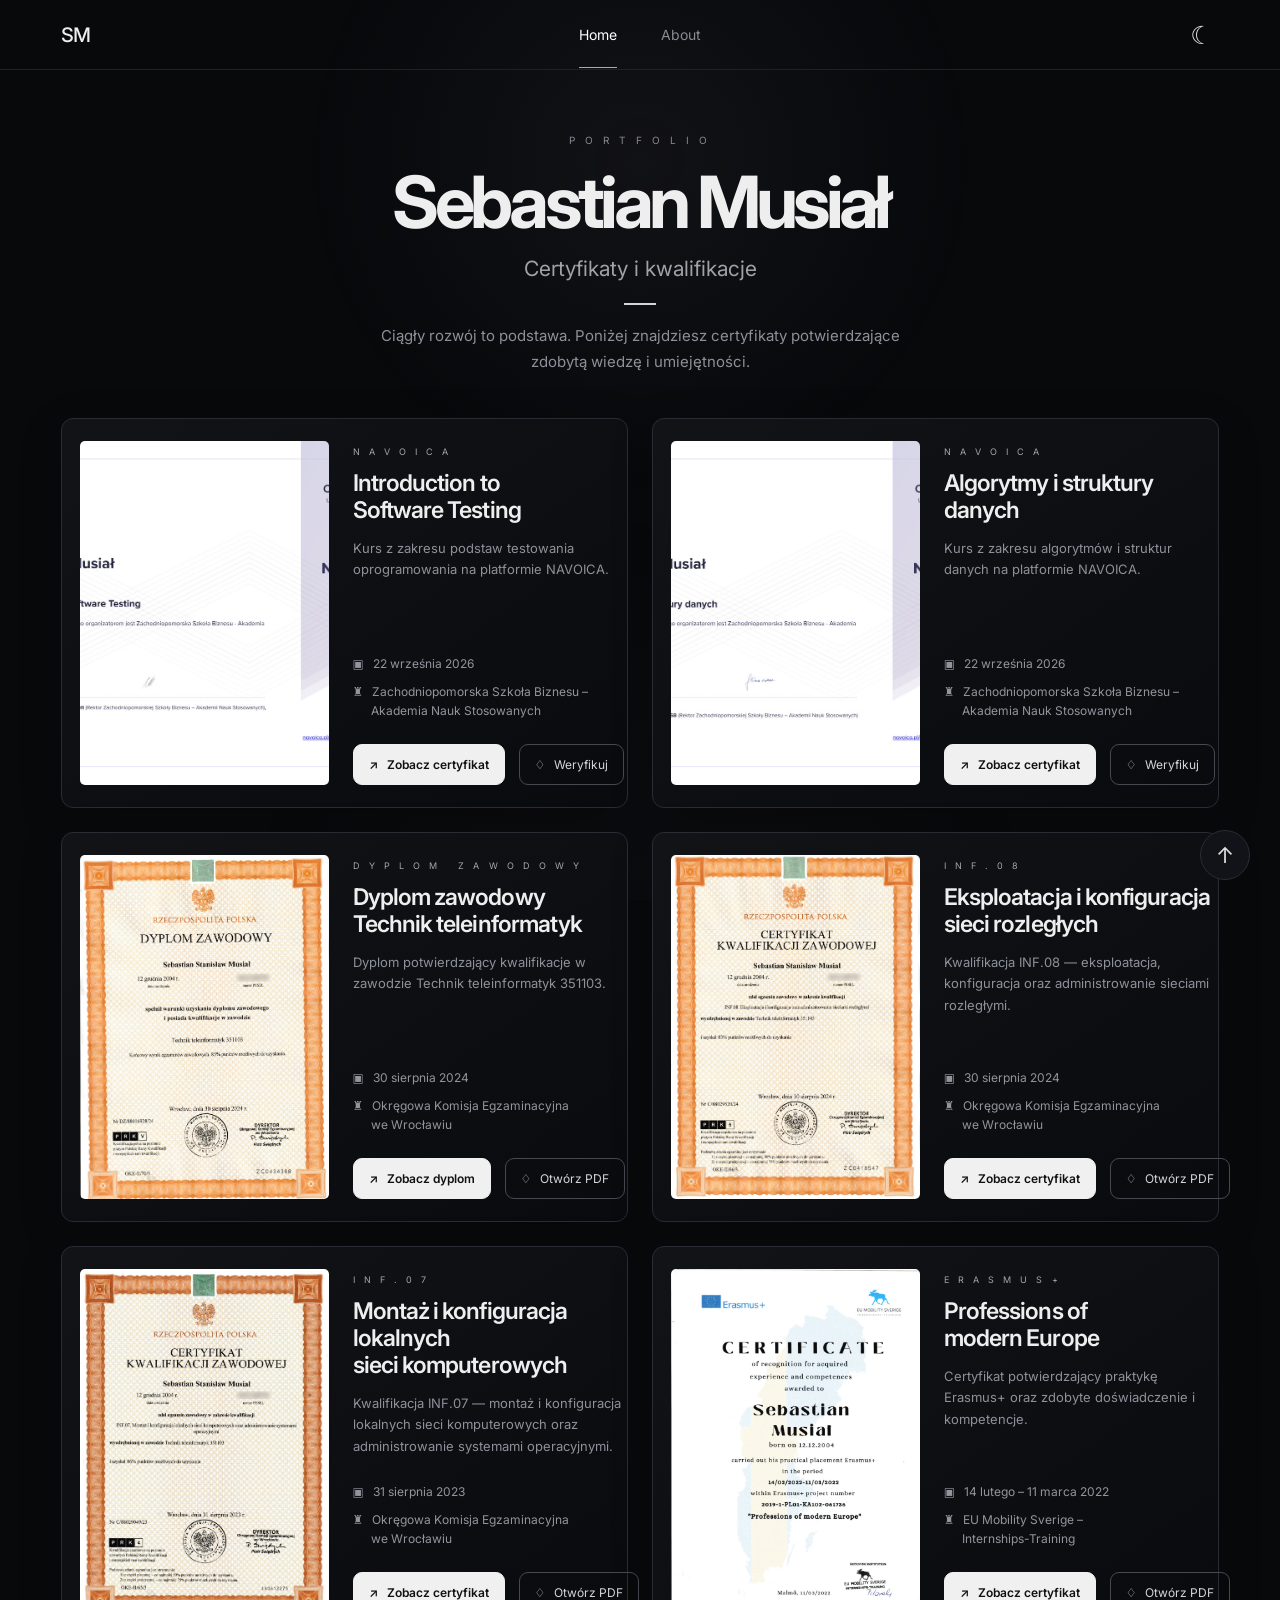
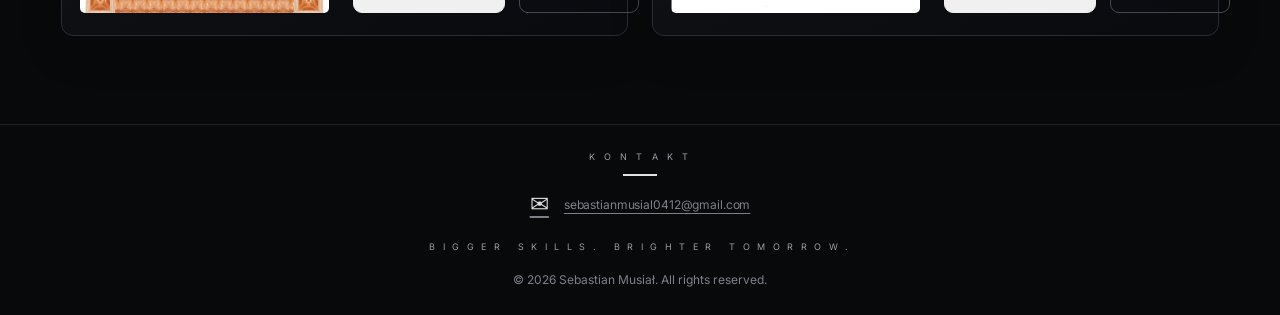
<file: index.html>
<!doctype html>
<html lang="pl">
<head>
<meta charset="utf-8">
<meta name="viewport" content="width=device-width, initial-scale=1">
<meta name="description" content="Sebastian Musiał — certyfikaty i kwalifikacje">
<title>Sebastian Musiał — Certificates</title>
<link rel="preconnect" href="https://fonts.googleapis.com">
<link rel="preconnect" href="https://fonts.gstatic.com" crossorigin>
<link href="https://fonts.googleapis.com/css2?family=Inter:wght@400;500;600;700&display=swap" rel="stylesheet">
<link rel="stylesheet" href="style.css">

<style>
.contact-mail-wrap{position:relative;display:inline-block}
.contact-email{font:inherit;color:inherit;background:none;border:0;padding:0;cursor:pointer;text-decoration:underline;text-underline-offset:4px}
.contact-email:hover{opacity:.8}
.mail-menu{position:absolute;left:50%;bottom:calc(100% + 14px);transform:translateX(-50%);min-width:250px;padding:8px;background:rgba(18,18,20,.98);border:1px solid rgba(255,255,255,.14);border-radius:14px;box-shadow:0 18px 45px rgba(0,0,0,.45);z-index:50}
.mail-menu[hidden]{display:none}
.mail-menu a{display:block;padding:11px 14px;color:#fff;text-decoration:none;border-radius:9px;font-size:14px;white-space:nowrap}
.mail-menu a:hover{background:rgba(255,255,255,.08)}
@media(max-width:600px){.mail-menu{left:0;transform:none;min-width:230px}}
</style>

</head>
<body>
<div class="bg-glow"></div>

<header class="nav">
  <a class="logo" href="#">SM</a>
  <nav>
    <a class="active" href="index.html">Home</a>
    <a href="about.html">About</a>
  </nav>
  <button class="theme" aria-label="Przełącz motyw">☾</button>
</header>

<main>
<section class="hero home-hero">
  <div class="eyebrow">P O R T F O L I O</div>
  <h1>Sebastian Musiał</h1>
  <h2>Certyfikaty i kwalifikacje</h2>
  <div class="hero-line"></div>
  <p>Ciągły rozwój to podstawa. Poniżej znajdziesz certyfikaty potwierdzające<br class="desktop"> zdobytą wiedzę i umiejętności.</p>
</section>

<section id="certificates" class="cert-section home-certificates">
  <div class="cards">

    <article class="card">
      <div class="preview">
        <img src="previews/introduction-to-software-testing.jpg" alt="Certyfikat Introduction to Software Testing">
      </div>
      <div class="details">
        <div class="issuer">N A V O I C A</div>
        <h3>Introduction to<br>Software Testing</h3>
        <p>Kurs z zakresu podstaw testowania oprogramowania na platformie NAVOICA.</p>
        <div class="meta">
          <span>▣ &nbsp; 22 września 2026</span>
          <span>♜ &nbsp; Zachodniopomorska Szkoła Biznesu –<br> &nbsp;&nbsp;&nbsp;&nbsp;&nbsp;&nbsp;Akademia Nauk Stosowanych</span>
        </div>
        <div class="actions">
          <a class="primary" href="certificates/introduction-to-software-testing.pdf" target="_blank">↗ &nbsp; Zobacz certyfikat</a>
          <a href="https://navoica.pl/certificates/a6f6590c63164723a1fd0206b88c5b09" target="_blank">♢ &nbsp; Weryfikuj</a>
        </div>
      </div>
    </article>

    <article class="card">
      <div class="preview">
        <img src="previews/algorytmy-i-struktury-danych.jpg" alt="Certyfikat Algorytmy i struktury danych">
      </div>
      <div class="details">
        <div class="issuer">N A V O I C A</div>
        <h3>Algorytmy i struktury<br>danych</h3>
        <p>Kurs z zakresu algorytmów i struktur danych na platformie NAVOICA.</p>
        <div class="meta">
          <span>▣ &nbsp; 22 września 2026</span>
          <span>♜ &nbsp; Zachodniopomorska Szkoła Biznesu –<br> &nbsp;&nbsp;&nbsp;&nbsp;&nbsp;&nbsp;Akademia Nauk Stosowanych</span>
        </div>
        <div class="actions">
          <a class="primary" href="certificates/algorytmy-i-struktury-danych.pdf" target="_blank">↗ &nbsp; Zobacz certyfikat</a>
          <a href="https://navoica.pl/certificates/4f8bbf8fd6d340daa4d22e4932fc65d2" target="_blank">♢ &nbsp; Weryfikuj</a>
        </div>
      </div>
    </article>

    <article class="card">
      <div class="preview">
        <img src="previews/dyplom-zawodowy.jpg" alt="Dyplom zawodowy Technik teleinformatyk">
      </div>
      <div class="details">
        <div class="issuer">D Y P L O M &nbsp; Z A W O D O W Y</div>
        <h3>Dyplom zawodowy<br>Technik teleinformatyk</h3>
        <p>Dyplom potwierdzający kwalifikacje w zawodzie Technik teleinformatyk 351103.</p>
        <div class="meta">
          <span>▣ &nbsp; 30 sierpnia 2024</span>
          <span>♜ &nbsp; Okręgowa Komisja Egzaminacyjna<br> &nbsp;&nbsp;&nbsp;&nbsp;&nbsp;&nbsp;we Wrocławiu</span>
        </div>
        <div class="actions">
          <a class="primary" href="certificates/dyplom-zawodowy.pdf" target="_blank">↗ &nbsp; Zobacz dyplom</a>
          <a href="certificates/dyplom-zawodowy.pdf" target="_blank">♢ &nbsp; Otwórz PDF</a>
        </div>
      </div>
    </article>

    <article class="card">
      <div class="preview">
        <img src="previews/inf08.jpg" alt="Certyfikat kwalifikacji zawodowej INF.08">
      </div>
      <div class="details">
        <div class="issuer">I N F . 0 8</div>
        <h3>Eksploatacja i konfiguracja<br>sieci rozległych</h3>
        <p>Kwalifikacja INF.08 — eksploatacja, konfiguracja oraz administrowanie sieciami rozległymi.</p>
        <div class="meta">
          <span>▣ &nbsp; 30 sierpnia 2024</span>
          <span>♜ &nbsp; Okręgowa Komisja Egzaminacyjna<br> &nbsp;&nbsp;&nbsp;&nbsp;&nbsp;&nbsp;we Wrocławiu</span>
        </div>
        <div class="actions">
          <a class="primary" href="certificates/inf08.pdf" target="_blank">↗ &nbsp; Zobacz certyfikat</a>
          <a href="certificates/inf08.pdf" target="_blank">♢ &nbsp; Otwórz PDF</a>
        </div>
      </div>
    </article>

    <article class="card">
      <div class="preview">
        <img src="previews/inf07.jpg" alt="Certyfikat kwalifikacji zawodowej INF.07">
      </div>
      <div class="details">
        <div class="issuer">I N F . 0 7</div>
        <h3>Montaż i konfiguracja lokalnych<br>sieci komputerowych</h3>
        <p>Kwalifikacja INF.07 — montaż i konfiguracja lokalnych sieci komputerowych oraz administrowanie systemami operacyjnymi.</p>
        <div class="meta">
          <span>▣ &nbsp; 31 sierpnia 2023</span>
          <span>♜ &nbsp; Okręgowa Komisja Egzaminacyjna<br> &nbsp;&nbsp;&nbsp;&nbsp;&nbsp;&nbsp;we Wrocławiu</span>
        </div>
        <div class="actions">
          <a class="primary" href="certificates/inf07.pdf" target="_blank">↗ &nbsp; Zobacz certyfikat</a>
          <a href="certificates/inf07.pdf" target="_blank">♢ &nbsp; Otwórz PDF</a>
        </div>
      </div>
    </article>

    <article class="card">
      <div class="preview">
        <img src="previews/erasmus.jpg" alt="Certyfikat Erasmus+ Professions of modern Europe">
      </div>
      <div class="details">
        <div class="issuer">E R A S M U S +</div>
        <h3>Professions of<br>modern Europe</h3>
        <p>Certyfikat potwierdzający praktykę Erasmus+ oraz zdobyte doświadczenie i kompetencje.</p>
        <div class="meta">
          <span>▣ &nbsp; 14 lutego – 11 marca 2022</span>
          <span>♜ &nbsp; EU Mobility Sverige –<br> &nbsp;&nbsp;&nbsp;&nbsp;&nbsp;&nbsp;Internships-Training</span>
        </div>
        <div class="actions">
          <a class="primary" href="certificates/erasmus.pdf" target="_blank">↗ &nbsp; Zobacz certyfikat</a>
          <a href="certificates/erasmus.pdf" target="_blank">♢ &nbsp; Otwórz PDF</a>
        </div>
      </div>
    </article>

  </div>
</section>
</main>

<footer id="contact" class="home-footer">
  <div class="contact-label">K O N T A K T</div>
  <div class="contact-line"></div>
  <div class="contact-mail-wrap">
  <button class="contact-email" id="emailContact" type="button"
          aria-haspopup="true" aria-expanded="false">
    <span class="mail-icon">✉</span>
    sebastianmusial0412@gmail.com
  </button>

  <div class="mail-menu" id="mailMenu" hidden>
    <a href="mailto:sebastianmusial0412@gmail.com?subject=Kontakt%20z%20portfolio">Domyślna aplikacja pocztowa</a>
    <a href="https://mail.google.com/mail/?view=cm&fs=1&to=sebastianmusial0412@gmail.com&su=Kontakt%20z%20portfolio" target="_blank" rel="noopener">Gmail</a>
    <a href="https://outlook.live.com/mail/0/deeplink/compose?to=sebastianmusial0412@gmail.com&subject=Kontakt%20z%20portfolio" target="_blank" rel="noopener">Outlook / Hotmail</a>
    <a href="https://poczta.wp.pl/writemail?to=sebastianmusial0412@gmail.com&subject=Kontakt%20z%20portfolio" target="_blank" rel="noopener">WP Poczta</a>
    <a href="https://compose.mail.yahoo.com/?to=sebastianmusial0412@gmail.com&subject=Kontakt%20z%20portfolio" target="_blank" rel="noopener">Yahoo Mail</a>
  </div>
</div>
  <div class="footer-motto">B I G G E R &nbsp; S K I L L S . &nbsp; B R I G H T E R &nbsp; T O M O R R O W .</div>
  <div class="copyright">© 2026 Sebastian Musiał. All rights reserved.</div>
</footer>
<button class="top" onclick="window.scrollTo({top:0,behavior:'smooth'})">↑</button>


<script>
document.addEventListener("DOMContentLoaded", function () {
  const button = document.getElementById("emailContact");
  const menu = document.getElementById("mailMenu");
  if (!button || !menu) return;

  button.addEventListener("click", function (e) {
    e.stopPropagation();
    const open = !menu.hidden;
    menu.hidden = open;
    button.setAttribute("aria-expanded", String(!open));
  });

  menu.addEventListener("click", function (e) {
    e.stopPropagation();
  });

  document.addEventListener("click", function () {
    menu.hidden = true;
    button.setAttribute("aria-expanded", "false");
  });
});
</script>

</body>
</html>
</file>
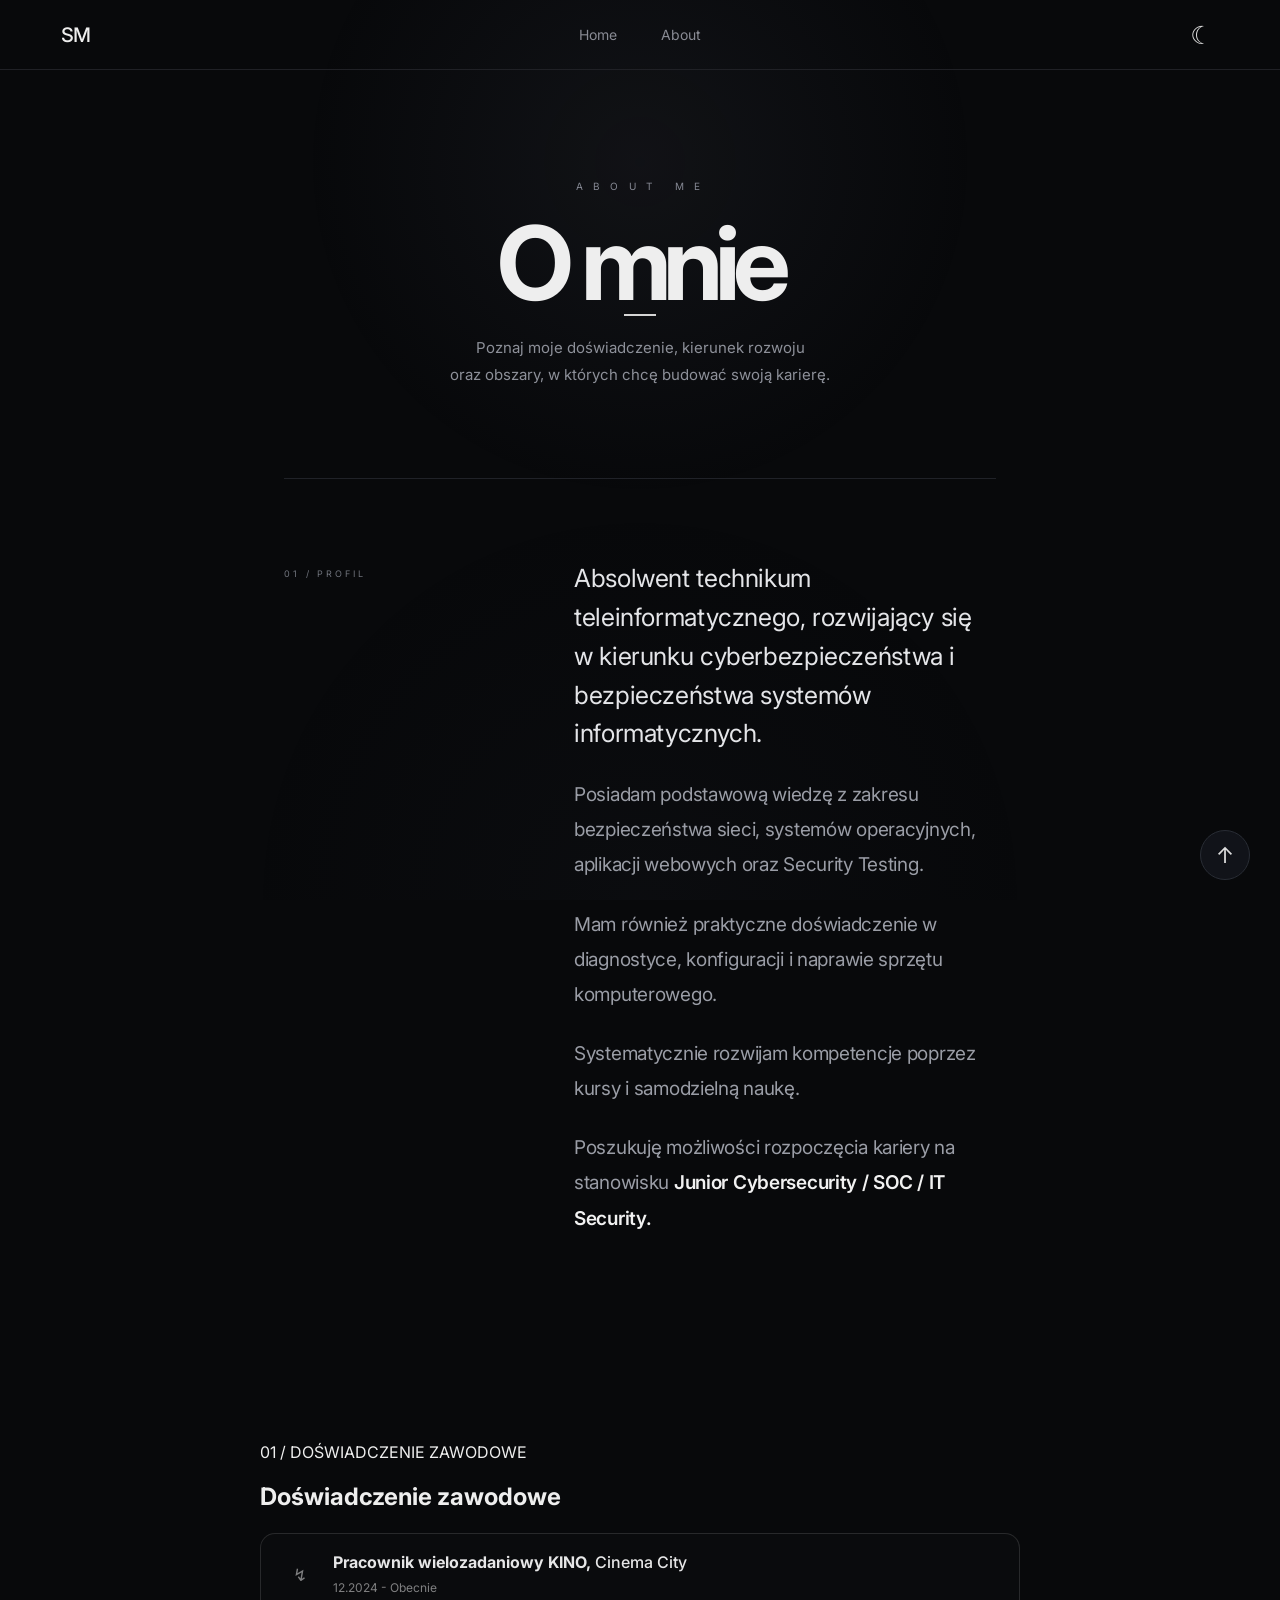
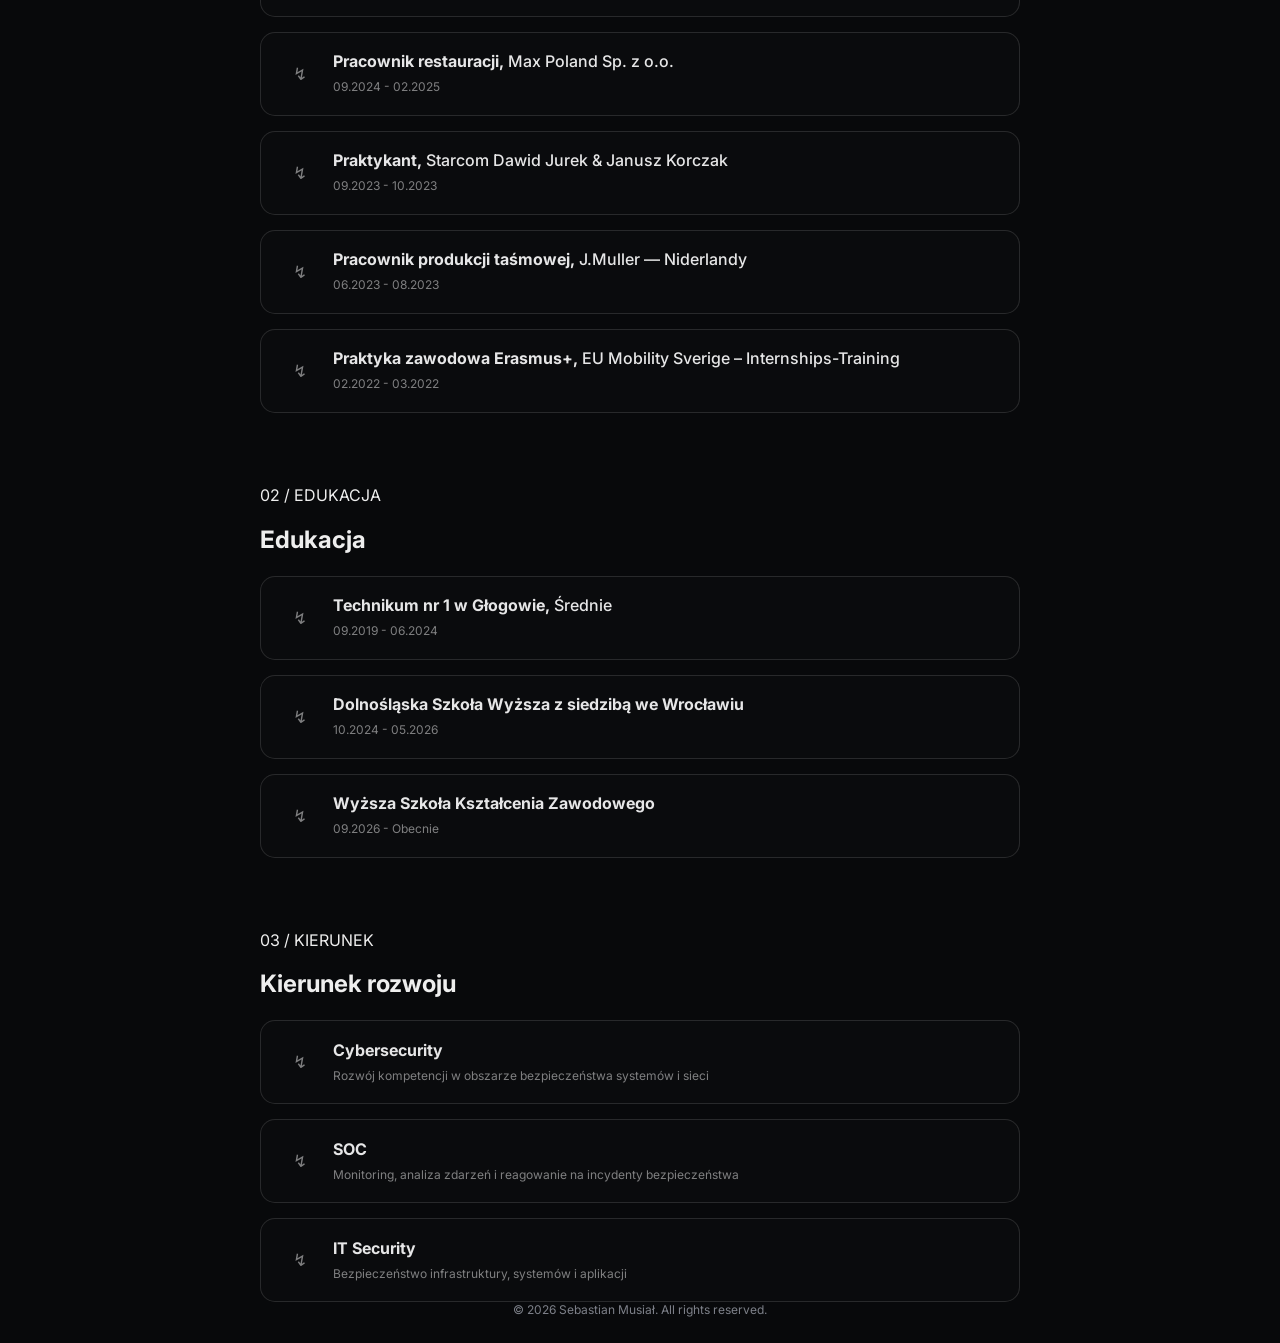
<file: about.html>
<!doctype html>
<html lang="pl">
<head>
<meta charset="utf-8">
<meta name="viewport" content="width=device-width, initial-scale=1">
<meta name="description" content="Sebastian Musiał — About">
<title>Sebastian Musiał — About</title>
<link rel="preconnect" href="https://fonts.googleapis.com">
<link rel="preconnect" href="https://fonts.gstatic.com" crossorigin>
<link href="https://fonts.googleapis.com/css2?family=Inter:wght@400;500;600;700&display=swap" rel="stylesheet">
<link rel="stylesheet" href="style.css">










<style>
/* Centered About content — matching the Education reference */
.about-page main,
.about-page .about-main,
.about-page .container,
.about-page .content,
.about-page .page-content {
  width: min(760px, calc(100% - 48px));
  max-width: 760px;
  margin-left: auto !important;
  margin-right: auto !important;
}

.experience-section,
.experience-list {
  width: 100%;
  max-width: 760px;
  margin-left: auto !important;
  margin-right: auto !important;
}

.education-section,
.education-list {
  width: 100%;
  max-width: 760px;
  margin-left: auto !important;
  margin-right: auto !important;
}

.experience-section .section-heading {
  text-align: left;
}

.experience-row {
  width: 100%;
  box-sizing: border-box;
}

@media (max-width: 800px) {
  .about-page main,
  .about-page .about-main,
  .about-page .container,
  .about-page .content,
  .about-page .page-content {
    width: calc(100% - 32px);
    max-width: none;
  }
}
</style>


<style>
/* Wszystkie sekcje O mnie mają jeden wspólny, równy system kart. */
.about-section{
  width:100%;
  max-width:760px;
  margin-left:auto !important;
  margin-right:auto !important;
}
.experience-section,
.education-section,
.directions-section{
  margin-top:72px;
}
.experience-section .section-heading,
.education-section .section-heading,
.directions-section .section-heading{
  margin-bottom:22px;
  text-align:left;
}
.experience-list,
.uniform-list{
  width:100%;
  max-width:760px;
  display:flex;
  flex-direction:column;
  gap:15px;
  margin-left:auto !important;
  margin-right:auto !important;
}
.experience-row,
.uniform-row{
  position:relative;
  width:100%;
  min-height:84px;
  display:flex;
  align-items:center;
  gap:22px;
  padding:18px 28px;
  box-sizing:border-box;
  border:1px solid rgba(255,255,255,.12);
  border-radius:15px;
  background:rgba(255,255,255,.012);
  overflow:hidden;
  transition:background .22s ease,border-color .22s ease,transform .22s ease;
}
.experience-mark{
  flex:0 0 22px;
  width:22px;
  color:rgba(255,255,255,.48);
  font-size:17px;
  text-align:center;
}
.experience-info{
  min-width:0;
  transition:opacity .2s ease;
}
.experience-info h3{
  margin:0;
  font-size:16px;
  line-height:1.35;
  font-weight:700;
  color:rgba(255,255,255,.9);
}
.experience-info h3 span{font-weight:500}
.experience-info p{
  margin:6px 0 0;
  font-size:12px;
  line-height:1.5;
  color:rgba(255,255,255,.48);
}
.experience-hover{
  position:absolute;
  inset:0;
  display:flex;
  align-items:center;
  gap:12px;
  padding:0 28px 0 72px;
  background:rgba(14,14,17,.97);
  opacity:0;
  transform:translateY(8px);
  pointer-events:none;
  transition:opacity .22s ease,transform .22s ease;
}
.experience-hover small{
  font-size:10px;
  letter-spacing:2px;
  color:rgba(255,255,255,.42);
}
.experience-hover strong{
  font-size:15px;
  font-weight:600;
  color:rgba(255,255,255,.88);
}
.experience-row:hover,
.uniform-row:hover{
  background:rgba(255,255,255,.025);
  border-color:rgba(255,255,255,.18);
  transform:translateY(-1px);
}
.experience-row:hover .experience-hover{opacity:1;transform:translateY(0)}
.experience-row:hover .experience-info{opacity:.08}

/* Education and direction remain visually identical to experience. */
.education-section .uniform-row,
.directions-section .uniform-row{
  cursor:default;
}

@media(max-width:700px){
  .experience-section,
  .education-section,
  .directions-section{margin-top:54px}
  .experience-row,
  .uniform-row{
    padding:16px 18px;
    gap:14px;
    min-height:76px;
  }
  .experience-info h3{font-size:14px}
  .experience-hover{
    padding:0 18px 0 54px;
    flex-direction:column;
    align-items:flex-start;
    justify-content:center;
    gap:5px;
  }
  .experience-hover strong{font-size:14px}
}
</style>


<style>
.experience-detail-row{cursor:default}
.experience-detail{
  position:absolute;
  inset:0;
  z-index:3;
  display:flex;
  flex-direction:column;
  justify-content:center;
  padding:22px 30px 22px 72px;
  box-sizing:border-box;
  background:rgba(12,13,16,.985);
  border-radius:15px;
  opacity:0;
  transform:translateY(8px);
  pointer-events:none;
  transition:opacity .22s ease,transform .22s ease;
}
.experience-detail .detail-title{
  display:block;
  margin-bottom:9px;
  font-size:9px;
  letter-spacing:2px;
  color:rgba(255,255,255,.42);
}
.experience-detail ul{
  margin:0;
  padding-left:18px;
  display:grid;
  gap:5px;
  color:rgba(255,255,255,.78);
  font-size:12px;
  line-height:1.42;
}
.experience-detail li{padding-left:2px}
.experience-detail-row:hover{
  min-height:190px;
  border-color:rgba(255,255,255,.18);
  background:rgba(255,255,255,.025);
  transform:translateY(-1px);
}
.experience-detail-row:hover .experience-info,
.experience-detail-row:hover .experience-mark{
  opacity:0;
}
.experience-detail-row:hover .experience-detail{
  opacity:1;
  transform:translateY(0);
}
@media(max-width:700px){
  .experience-detail-row:hover{min-height:0}
  .experience-detail-row:focus-within .experience-detail,
  .experience-detail-row:hover .experience-detail{opacity:1}
  .experience-detail{
    position:relative;
    inset:auto;
    margin-top:12px;
    padding:16px 18px 16px 54px;
    border-top:1px solid rgba(255,255,255,.08);
    border-radius:0 0 12px 12px;
    transform:none;
  }
  .experience-detail ul{font-size:11px;gap:6px}
}
</style>

</head>
<body class="about-page">
<div class="bg-glow"></div>

<header class="nav">
  <a class="logo" href="index.html">SM</a>
  <nav><a href="index.html">Home</a>
<a href="about.html">About</a></nav>
  <button class="theme" aria-label="Przełącz motyw">☾</button>
</header>

<main>
<section class="about-hero">
  <div class="eyebrow">A B O U T &nbsp; M E</div>
  <h1>O mnie</h1>
  <div class="hero-line"></div>
  <p class="about-lead">Poznaj moje doświadczenie, kierunek rozwoju<br class="desktop"> oraz obszary, w których chcę budować swoją karierę.</p>
</section>

<section class="about-main">
  <div class="about-label">01 / PROFIL</div>
  <div class="about-copy">
    <p>Absolwent technikum teleinformatycznego, rozwijający się w kierunku cyberbezpieczeństwa i bezpieczeństwa systemów informatycznych.</p>
    <p>Posiadam podstawową wiedzę z zakresu bezpieczeństwa sieci, systemów operacyjnych, aplikacji webowych oraz Security Testing.</p>
    <p>Mam również praktyczne doświadczenie w diagnostyce, konfiguracji i naprawie sprzętu komputerowego.</p>
    <p>Systematycznie rozwijam kompetencje poprzez kursy i samodzielną naukę.</p>
    <p>Poszukuję możliwości rozpoczęcia kariery na stanowisku <strong>Junior Cybersecurity / SOC / IT Security.</strong></p>
  </div>
</section>





<section class="about-section experience-section">
  <div class="section-heading">
    <span class="section-kicker">01 / DOŚWIADCZENIE ZAWODOWE</span>
    <h2>Doświadczenie zawodowe</h2>
  </div>

  <div class="experience-list">
    <article class="experience-row experience-detail-row">
      <div class="experience-mark">↯</div>
      <div class="experience-info">
        <h3>Pracownik wielozadaniowy KINO, <span>Cinema City</span></h3>
        <p>12.2024 - Obecnie</p>
      </div>
      <div class="experience-detail">
        <span class="detail-title">ZAKRES OBOWIĄZKÓW</span>
        <ul>
          <li>Praca w dynamicznym środowisku kinowym z zachowaniem wysokich standardów obsługi klienta.</li>
          <li>Wdrażanie i szkolenie nowych pracowników w zakresie obsługi klienta i procedur kina.</li>
          <li>Zapewnienie sprawnego przebiegu sprzedaży biletów i produktów w punktach gastronomicznych.</li>
          <li>Monitorowanie i dbanie o porządek na stanowisku pracy oraz w salach kinowych.</li>
          <li>Przestrzeganie procedur bezpieczeństwa i higieny pracy oraz standardów firmy.</li>
        </ul>
      </div>
    </article>

    <article class="experience-row experience-detail-row">
      <div class="experience-mark">↯</div>
      <div class="experience-info">
        <h3>Pracownik restauracji, <span>Max Poland Sp. z o.o.</span></h3>
        <p>09.2024 - 02.2025</p>
      </div>
      <div class="experience-detail">
        <span class="detail-title">ZAKRES OBOWIĄZKÓW</span>
        <ul>
          <li>Obsługa kasy i systemu sprzedażowego.</li>
          <li>Utrzymywanie porządku i higieny stanowiska pracy.</li>
          <li>Współpraca z zespołem dla efektywnej obsługi klientów.</li>
          <li>Praca w dynamicznym środowisku oraz w godzinach zwiększonego ruchu.</li>
          <li>Przestrzeganie zasad bezpieczeństwa i standardów jakości.</li>
        </ul>
      </div>
    </article>

    <article class="experience-row experience-detail-row">
      <div class="experience-mark">↯</div>
      <div class="experience-info">
        <h3>Praktykant, <span>Starcom Dawid Jurek &amp; Janusz Korczak</span></h3>
        <p>09.2023 - 10.2023</p>
      </div>
      <div class="experience-detail">
        <span class="detail-title">ZAKRES OBOWIĄZKÓW</span>
        <ul>
          <li>Diagnostyka i naprawa sprzętu komputerowego oraz urządzeń peryferyjnych.</li>
          <li>Serwis i konserwacja laptopów, komputerów oraz drukarek.</li>
          <li>Diagnozowanie usterek sprzętu IT i ich usuwanie.</li>
          <li>Naprawa oraz konfiguracja komputerów, laptopów i drukarek.</li>
          <li>Wsparcie techniczne w zakresie sprzętu komputerowego i urządzeń peryferyjnych.</li>
        </ul>
      </div>
    </article>

    <article class="experience-row experience-detail-row">
      <div class="experience-mark">↯</div>
      <div class="experience-info">
        <h3>Pracownik produkcji taśmowej, <span>J.Muller — Niderlandy</span></h3>
        <p>06.2023 - 08.2023</p>
      </div>
      <div class="experience-detail">
        <span class="detail-title">ZAKRES OBOWIĄZKÓW</span>
        <ul>
          <li>Kontrolowanie jakości wyprodukowanych elementów na taśmie produkcyjnej.</li>
          <li>Utrzymywanie tempa produkcji zgodnego z planem ustalonym przez dział produkcji.</li>
          <li>Obsługiwanie maszyn produkcyjnych zgodnie z zasadami BHP.</li>
          <li>Zgłaszanie usterek i nieprawidłowości w procesie produkcyjnym.</li>
        </ul>
      </div>
    </article>

    <article class="experience-row experience-detail-row">
      <div class="experience-mark">↯</div>
      <div class="experience-info">
        <h3>Praktyka zawodowa Erasmus+, <span>EU Mobility Sverige – Internships-Training</span></h3>
        <p>02.2022 - 03.2022</p>
      </div>
      <div class="experience-detail">
        <span class="detail-title">PROJEKT</span>
        <strong>Projekt Erasmus+ : „Professions of modern Europe”</strong>
      </div>
    </article>
  </div>
</section>





<section class="about-section education-section">
  <div class="section-heading">
    <span class="section-kicker">02 / EDUKACJA</span>
    <h2>Edukacja</h2>
  </div>

  <div class="experience-list uniform-list">
    <article class="experience-row uniform-row">
      <div class="experience-mark">↯</div>
      <div class="experience-info">
        <h3>Technikum nr 1 w Głogowie, <span>Średnie</span></h3>
        <p>09.2019 - 06.2024</p>
      </div>
    </article>

    <article class="experience-row uniform-row">
      <div class="experience-mark">↯</div>
      <div class="experience-info">
        <h3>Dolnośląska Szkoła Wyższa z siedzibą we Wrocławiu</h3>
        <p>10.2024 - 05.2026</p>
      </div>
    </article>

    <article class="experience-row uniform-row">
      <div class="experience-mark">↯</div>
      <div class="experience-info">
        <h3>Wyższa Szkoła Kształcenia Zawodowego</h3>
        <p>09.2026 - Obecnie</p>
      </div>
    </article>
  </div>
</section>

<section class="about-section directions-section">
  <div class="section-heading">
    <span class="section-kicker">03 / KIERUNEK</span>
    <h2>Kierunek rozwoju</h2>
  </div>

  <div class="experience-list uniform-list">
    <article class="experience-row uniform-row">
      <div class="experience-mark">↯</div>
      <div class="experience-info">
        <h3>Cybersecurity</h3>
        <p>Rozwój kompetencji w obszarze bezpieczeństwa systemów i sieci</p>
      </div>
    </article>

    <article class="experience-row uniform-row">
      <div class="experience-mark">↯</div>
      <div class="experience-info">
        <h3>SOC</h3>
        <p>Monitoring, analiza zdarzeń i reagowanie na incydenty bezpieczeństwa</p>
      </div>
    </article>

    <article class="experience-row uniform-row">
      <div class="experience-mark">↯</div>
      <div class="experience-info">
        <h3>IT Security</h3>
        <p>Bezpieczeństwo infrastruktury, systemów i aplikacji</p>
      </div>
    </article>
  </div>
</section>








</main>

<footer id="contact">© 2026 Sebastian Musiał. All rights reserved.</footer>
<button class="top" onclick="window.scrollTo({top:0,behavior:'smooth'})">↑</button>
</body>
</html>
</file>
<file: style.css>
*{box-sizing:border-box}
html{scroll-behavior:smooth}
body{margin:0;background:#08090b;color:#eee;font-family:Inter,system-ui,-apple-system,BlinkMacSystemFont,"Segoe UI",sans-serif;-webkit-font-smoothing:antialiased}
body:before{content:"";position:fixed;inset:0;pointer-events:none;background:radial-gradient(circle at 50% 18%,rgba(78,82,100,.13),transparent 34%),radial-gradient(circle at 50% 100%,rgba(50,53,65,.08),transparent 35%);z-index:-2}
a{color:inherit;text-decoration:none}
button{font:inherit}
.nav{height:70px;border-bottom:1px solid #202126;padding:0 4.8vw;display:grid;grid-template-columns:1fr auto 1fr;align-items:center}
.logo{font-size:20px;font-weight:500;letter-spacing:-.06em}
.nav nav{display:flex;gap:44px;height:100%;align-items:center}
.nav nav a{position:relative;color:#898b94;font-size:14px}
.nav nav a.active{color:#fff}
.nav nav a.active:after{content:"";position:absolute;height:1px;left:0;right:0;bottom:-25px;background:#aaa}
.theme{justify-self:end;border:0;background:transparent;color:#ddd;font-size:25px;cursor:pointer}
.hero{text-align:center;padding:62px 20px 46px}
.eyebrow{font-size:10px;color:#858893;letter-spacing:.36em;margin-bottom:20px}
.hero h1{font-size:clamp(46px,6vw,72px);line-height:1;margin:0;letter-spacing:-.065em;font-weight:700}
.hero h2{font-size:21px;color:#a0a2aa;font-weight:400;margin:18px 0 22px}
.hero-line{width:32px;height:2px;background:#d5d5d5;margin:0 auto 18px}
.hero p{font-size:15px;line-height:1.75;color:#8d9099;margin:0}
.cert-section{width:min(1390px,calc(100% - 9.5vw));margin:0 auto;padding-bottom:58px}
.filters{display:flex;align-items:center;justify-content:space-between;margin:0 0 26px}
.filter-list{display:flex;gap:13px}
.filter{background:#121419;border:1px solid #262a32;color:#999da7;border-radius:10px;padding:11px 22px;font-size:13px;cursor:pointer}
.filter.active{border-color:#89909c;color:#f4f4f4;background:#101217}
.counter{color:#7f838d;font-size:13px;display:flex;align-items:center;gap:10px}
.counter b{display:grid;place-items:center;width:40px;height:38px;border-radius:12px;border:1px solid #282c34;background:#13151a;color:#eee;font-weight:500}
.cards{display:grid;grid-template-columns:1fr 1fr;gap:24px}
.card{min-height:395px;border:1px solid #292c34;border-radius:12px;background:linear-gradient(145deg,rgba(18,20,24,.96),rgba(10,11,14,.96));padding:22px 18px;display:grid;grid-template-columns:47% 53%;gap:22px;box-shadow:0 12px 45px rgba(0,0,0,.16)}
.preview{border-radius:5px;overflow:hidden;background:#eee;min-height:300px;display:flex;align-items:center;justify-content:center}
.preview img{width:100%;height:100%;object-fit:cover;display:block;transition:transform .45s ease}
.card:hover .preview img{transform:scale(1.025)}
.details{padding:5px 2px 0;display:flex;flex-direction:column}
.issuer{font-size:9px;letter-spacing:.34em;color:#a3a6af;margin-bottom:13px}
.details h3{font-size:22px;line-height:1.18;letter-spacing:-.04em;margin:0 0 14px;font-weight:600}
.details p{font-size:13px;line-height:1.65;color:#8d919a;margin:0 0 17px;max-width:370px}
.meta{display:flex;flex-direction:column;gap:10px;color:#92959e;font-size:12px;line-height:1.55;margin-top:auto}
.actions{display:flex;gap:14px;margin-top:23px}
.actions a{border:1px solid #454952;border-radius:9px;padding:12px 15px;color:#d3d5da;font-size:12px;white-space:nowrap}
.actions a.primary{background:#f0f0f0;color:#111;border-color:#f0f0f0;font-weight:600}
.actions a:hover{border-color:#858994}
.about{border-top:1px solid #202228;text-align:center;padding:28px 20px;color:#72757e;font-size:9px;letter-spacing:.43em}
footer{text-align:center;color:#7d8089;font-size:12px;padding:0 20px 26px}
.top{position:fixed;right:30px;bottom:20px;width:50px;height:50px;border-radius:50%;border:1px solid #292d35;background:#111319;color:#ddd;font-size:22px;cursor:pointer}
@media(max-width:1050px){.cards{grid-template-columns:1fr}.card{grid-template-columns:42% 58%}}
@media(max-width:720px){
 .nav{padding:0 20px}.nav nav{gap:18px}.nav nav a{font-size:11px}.theme{font-size:20px}
 .hero{padding-top:48px}.hero h1{font-size:14vw}.hero h2{font-size:17px}.desktop{display:none}
 .cert-section{width:calc(100% - 28px)}.filters{align-items:flex-start;gap:18px;flex-direction:column}.filter-list{overflow:auto;width:100%;padding-bottom:2px}.filter{white-space:nowrap}
 .cards{grid-template-columns:1fr}.card{grid-template-columns:1fr;padding:13px;gap:18px}.preview{min-height:230px;height:230px}.details{padding:0 5px 5px}.actions{flex-wrap:wrap}.actions a{flex:1;text-align:center}
 .counter{align-self:flex-end}.about{letter-spacing:.22em}.top{right:15px;bottom:15px}
}

.about{
  border-top:1px solid #202228;
  width:min(1390px,calc(100% - 9.5vw));
  margin:0 auto;
  padding:88px 0 100px;
  display:grid;
  grid-template-columns:220px minmax(0,760px);
  gap:70px;
  text-align:left;
}
.about-label{
  color:#70747d;
  font-size:9px;
  letter-spacing:.32em;
  padding-top:10px;
}
.about-content h2{
  margin:0 0 28px;
  font-size:clamp(42px,5vw,68px);
  line-height:1;
  letter-spacing:-.065em;
  font-weight:600;
}
.about-content p{
  margin:0;
  color:#92959e;
  font-size:16px;
  line-height:1.9;
  max-width:760px;
}
@media(max-width:720px){
  .about{
    width:calc(100% - 28px);
    grid-template-columns:1fr;
    gap:28px;
    padding:65px 0 75px;
  }
  .about-content h2{font-size:15vw;margin-bottom:22px}
  .about-content p{font-size:14px;line-height:1.8}
}

.about-page .about-hero{
  text-align:center;
  padding:110px 20px 90px;
}
.about-page .about-hero h1{
  font-size:clamp(58px,8vw,105px);
  line-height:1;
  margin:0;
  letter-spacing:-.075em;
  font-weight:700;
}
.about-lead{
  color:#8d9099;
  font-size:15px;
  line-height:1.8;
  margin:0;
}
.about-main{
  width:min(1100px,calc(100% - 9.5vw));
  margin:0 auto;
  padding:80px 0 110px;
  border-top:1px solid #202228;
  display:grid;
  grid-template-columns:220px minmax(0,760px);
  gap:70px;
}
.about-label{
  color:#70747d;
  font-size:9px;
  letter-spacing:.32em;
  padding-top:9px;
}
.about-copy p{
  margin:0 0 24px;
  color:#9a9da6;
  font-size:19px;
  line-height:1.85;
  letter-spacing:-.015em;
}
.about-copy p:first-child{
  color:#e4e5e8;
  font-size:25px;
  line-height:1.55;
}
.about-copy strong{color:#f1f1f1;font-weight:600}
.focus{
  width:min(1100px,calc(100% - 9.5vw));
  margin:0 auto;
  padding:70px 0 120px;
  border-top:1px solid #202228;
  display:grid;
  grid-template-columns:220px 1fr;
  gap:70px;
}
.focus-grid{display:grid;grid-template-columns:repeat(3,1fr);gap:18px}
.focus-grid>div{
  border:1px solid #292c34;
  border-radius:12px;
  background:linear-gradient(145deg,rgba(18,20,24,.9),rgba(10,11,14,.9));
  padding:24px;
  min-height:180px;
}
.focus-grid span{font-size:10px;color:#666b75}
.focus-grid h2{font-size:22px;letter-spacing:-.045em;margin:45px 0 10px}
.focus-grid p{font-size:12px;line-height:1.6;color:#7e828c;margin:0}
@media(max-width:720px){
  .about-page .about-hero{padding:75px 20px 65px}
  .about-page .about-hero h1{font-size:18vw}
  .about-main,.focus{
    width:calc(100% - 28px);
    grid-template-columns:1fr;
    gap:30px;
    padding:55px 0 70px;
  }
  .about-copy p{font-size:15px;line-height:1.8}
  .about-copy p:first-child{font-size:20px}
  .focus-grid{grid-template-columns:1fr}
}

.about-page .about-hero h1{
  margin-top:0;
}

.education{
  width:min(1100px,calc(100% - 9.5vw));
  margin:0 auto;
  padding:0 0 100px;
  display:grid;
  grid-template-columns:220px minmax(0,760px);
  gap:70px;
}
.education-list{
  display:flex;
  flex-direction:column;
  gap:15px;
}
.education-item{
  min-height:78px;
  border:1px solid #292c34;
  border-radius:12px;
  background:linear-gradient(145deg,rgba(18,20,24,.92),rgba(10,11,14,.92));
  display:flex;
  align-items:center;
  gap:20px;
  padding:18px 22px;
  transition:border-color .25s ease, transform .25s ease, background .25s ease;
}
.education-item:hover{
  border-color:#474b55;
  transform:translateX(4px);
  background:linear-gradient(145deg,rgba(21,23,28,.96),rgba(11,12,15,.96));
}
.edu-icon{
  width:24px;
  color:#858a96;
  font-size:23px;
  line-height:1;
  text-align:center;
  transform:rotate(90deg);
}
.education-item h3{
  margin:0 0 6px;
  color:#e8e9ec;
  font-size:15px;
  line-height:1.35;
  font-weight:600;
  letter-spacing:-.015em;
}
.education-item p{
  margin:0;
  color:#7e828d;
  font-size:11px;
  letter-spacing:.01em;
}
.focus{
  padding-top:0;
}
@media(max-width:720px){
  .education{
    width:calc(100% - 28px);
    grid-template-columns:1fr;
    gap:30px;
    padding-bottom:70px;
  }
  .education-item{
    padding:17px;
  }
  .education-item h3{
    font-size:13px;
  }
}

.home-hero{
  padding-top:64px;
  padding-bottom:42px;
}
.home-certificates{
  padding-bottom:88px;
}
.home-certificates .cards{
  margin-top:0;
}
.home-certificates .card{
  min-height:390px;
}
.home-certificates .preview{
  min-height:300px;
}
.home-certificates .details h3{
  font-size:23px;
}
@media(max-width:720px){
  .home-hero{padding-top:48px;padding-bottom:34px}
  .home-certificates{padding-bottom:65px}
}

.home-footer{border-top:1px solid #202228;text-align:center;padding:26px 20px 28px;color:#7d8089}
.contact-label{color:#9a9da6;font-size:9px;letter-spacing:.35em}
.contact-line{width:34px;height:2px;background:#e2e2e2;margin:12px auto 17px}
.contact-email{display:inline-flex;align-items:center;gap:15px;color:#e8e9ec;font-size:15px;letter-spacing:-.01em}
.mail-icon{font-size:23px;line-height:1;color:#ddd}
.footer-motto{margin-top:25px;color:#999ca5;font-size:9px;letter-spacing:.25em}
.copyright{margin-top:20px;font-size:12px;color:#7c8089}
@media(max-width:720px){.contact-email{font-size:13px}.footer-motto{font-size:8px;letter-spacing:.17em}}

/* Six-document certificate grid */
.home-certificates .cards{
  grid-template-columns:repeat(2,minmax(0,1fr));
  gap:24px;
}
.home-certificates .card{
  min-height:390px;
  grid-template-columns:47% 53%;
  padding:22px 18px;
  border-radius:12px;
}
.home-certificates .preview{
  min-height:300px;
  height:344px;
}
@media(max-width:1050px){
  .home-certificates .cards{grid-template-columns:1fr}
  .home-certificates .card{grid-template-columns:42% 58%}
}
@media(max-width:720px){
  .home-certificates .cards{grid-template-columns:1fr}
  .home-certificates .card{grid-template-columns:1fr}
  .home-certificates .preview{height:230px;min-height:230px}
}
</file>
